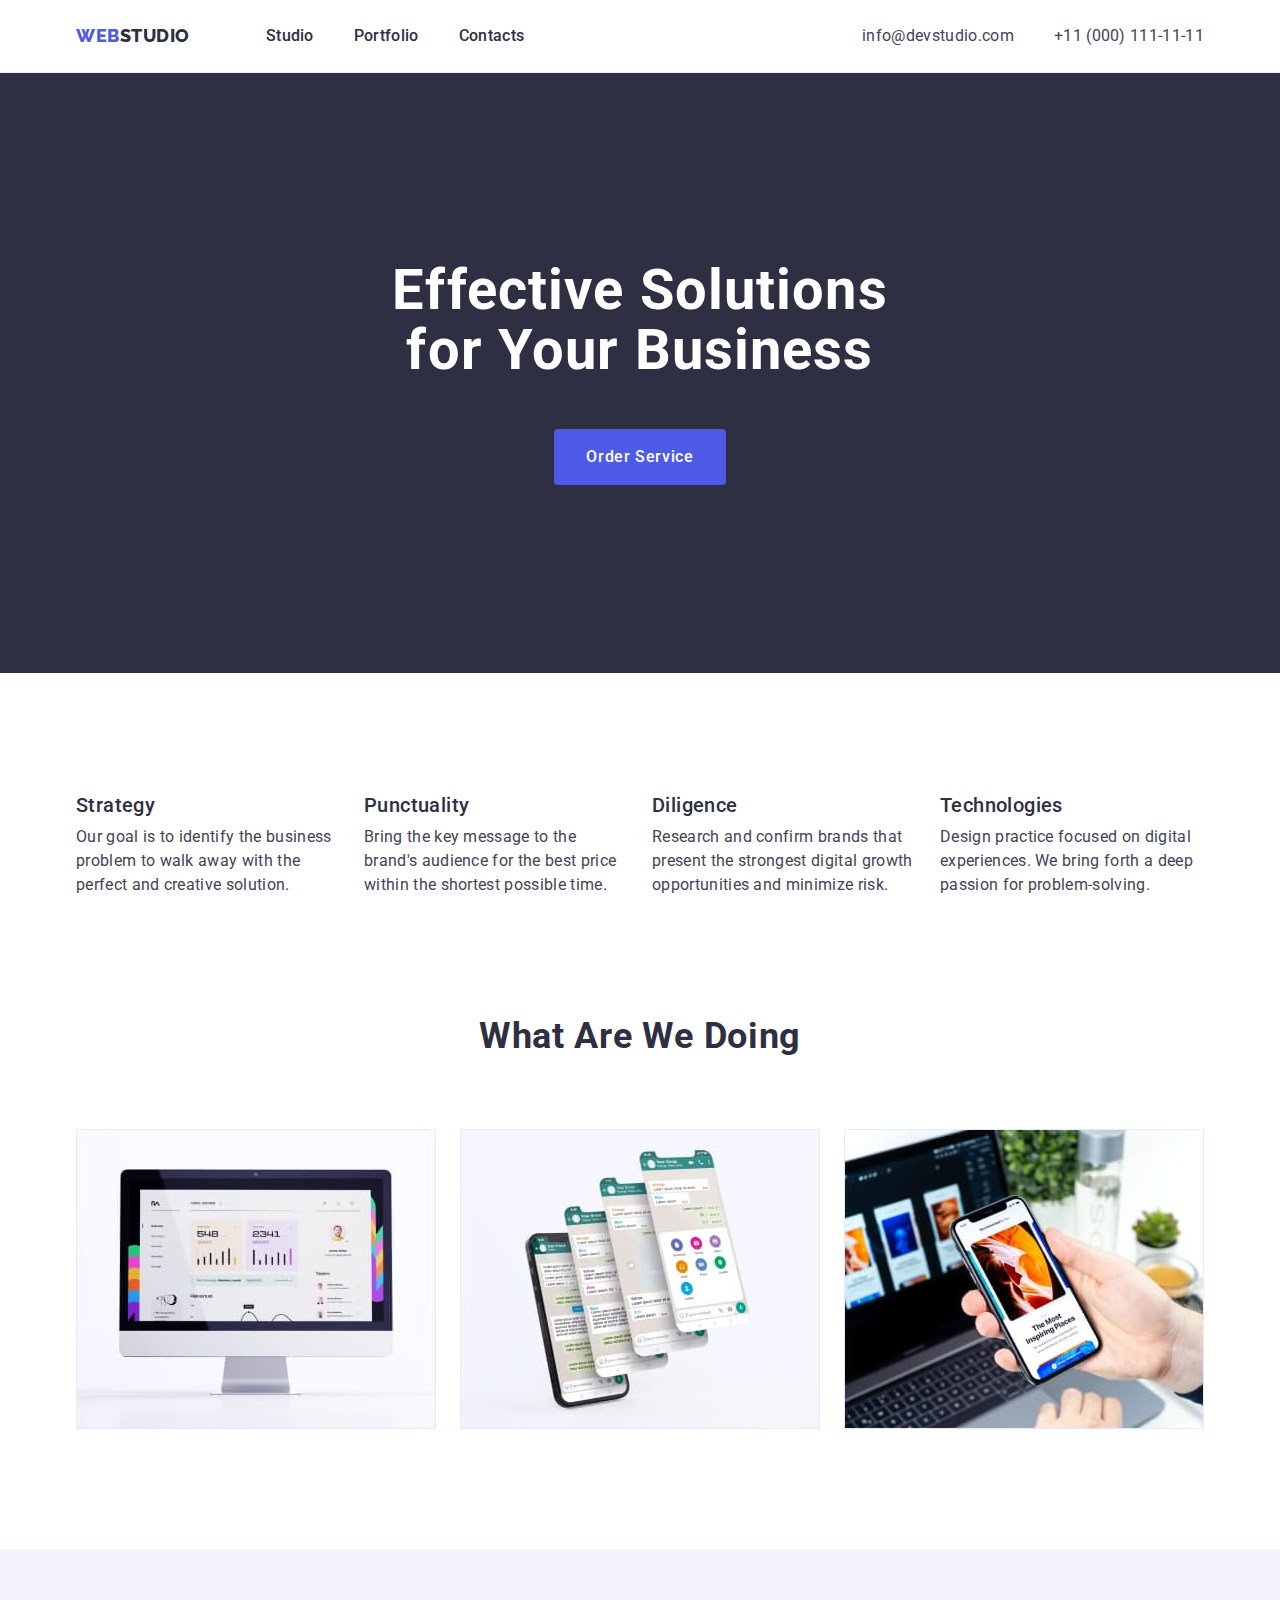
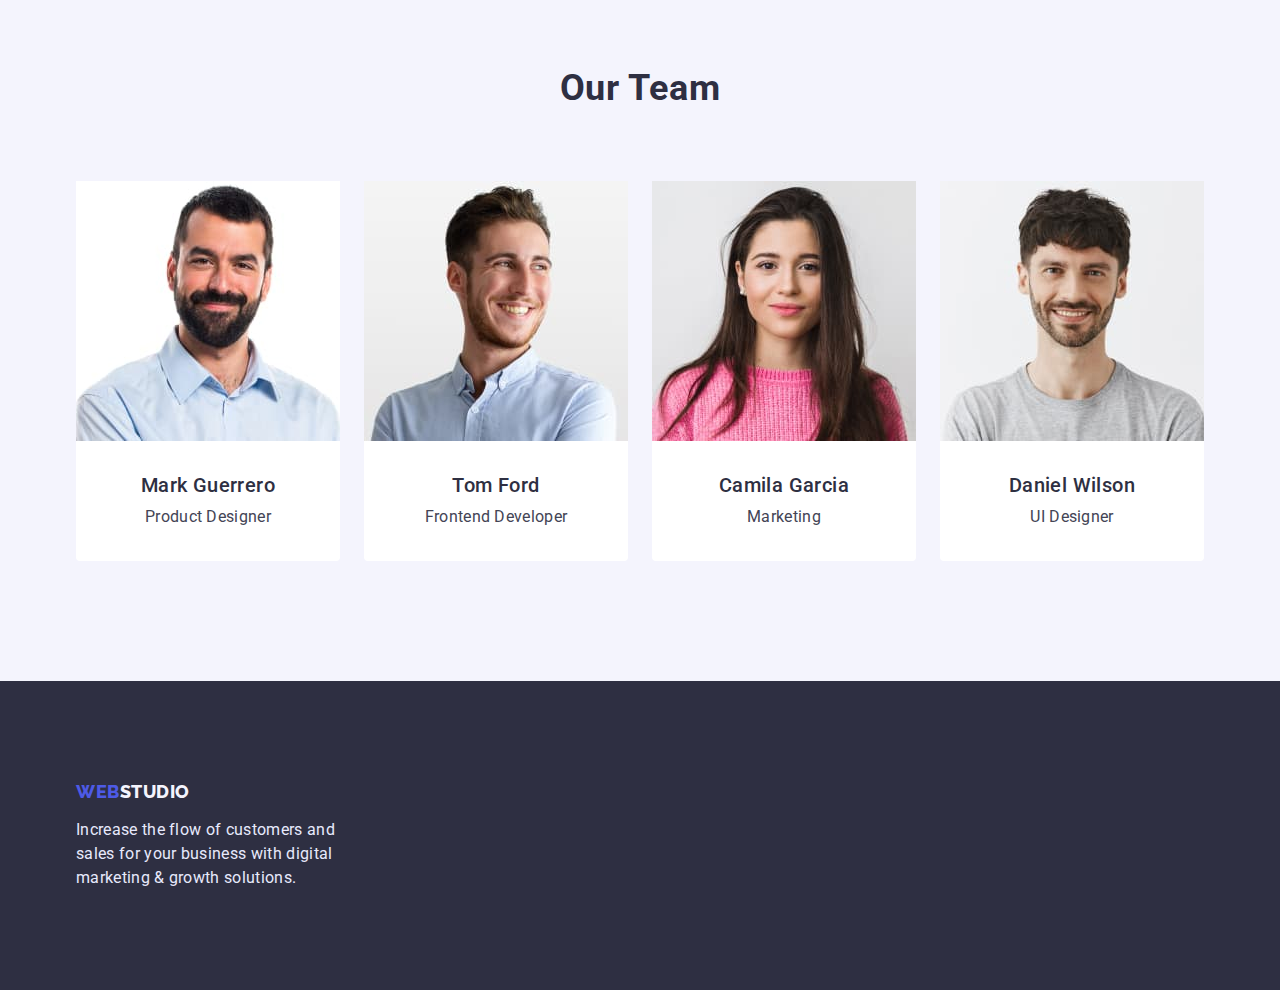
<file: index.html>
<!DOCTYPE html>
<html lang="en">
  <head>
    <meta charset="UTF-8" />
    <meta http-equiv="X-UA-Compatible" content="IE=edge" />
    <meta name="viewport" content="width=device-width, initial-scale=1.0" />
    <title>Webstudio</title>
    <link rel="preconnect" href="https://fonts.googleapis.com" />
    <link rel="preconnect" href="https://fonts.gstatic.com" crossorigin />
    <link
      href="https://fonts.googleapis.com/css2?family=Raleway:wght@800&family=Roboto:wght@400;500;700;900&display=swap"
      rel="stylesheet"
    />
    <link
      rel="stylesheet"
      href="https://cdnjs.cloudflare.com/ajax/libs/modern-normalize/1.1.0/modern-normalize.min.css"
    />
    <link rel="stylesheet" href="./css/styles.css" />
  </head>
  <body>
    <!-- Header -->
    <header class="page-header">
      <div class="container header-container">
        <nav class="page-header-nav">
          <a class="logo link" href="./index.html"
            >Web<span class="logo-part-header">Studio</span></a
          >
          <ul class="site-nav list">
            <li class="site-nav-item">
              <a class="site-nav-link link" href="./index.html">Studio</a>
            </li>
            <li class="site-nav-item">
              <a class="site-nav-link link" href="./portfolio.html"
                >Portfolio</a
              >
            </li>
            <li class="site-nav-item">
              <a class="site-nav-link link" href="">Contacts</a>
            </li>
          </ul>
        </nav>
        <address class="feedback">
          <ul class="contacts list">
            <li class="contacts-item">
              <a
                class="contacts-item-link link"
                href="mailto:info@devstudio.com"
                >info@devstudio.com</a
              >
            </li>
            <li class="contacts-item">
              <a class="contacts-item-link link" href="tel:+110001111111"
                >+11 (000) 111-11-11</a
              >
            </li>
          </ul>
        </address>
      </div>
    </header>
    <main>
      <!-- Hero -->
      <section class="hero">
        <div class="container hero-container">
          <h1 class="hero-title">Effective Solutions for Your Business</h1>
          <button class="hero-btn" type="button">Order Service</button>
        </div>
      </section>
      <!-- Skills -->
      <section class="skills section">
        <div class="container">
          <h2 class="skills-title hidden-title">Our Skills</h2>
          <ul class="skills-list list">
            <li class="skills-list-item">
              <h3 class="skills-list-title block-title">Strategy</h3>
              <p class="skills-list-text main-text">
                Our goal is to identify the business problem to walk away with
                the perfect and creative solution.
              </p>
            </li>
            <li class="skills-list-item">
              <h3 class="skills-list-title block-title">Punctuality</h3>
              <p class="skills-list-text main-text">
                Bring the key message to the brand's audience for the best price
                within the shortest possible time.
              </p>
            </li>
            <li class="skills-list-item">
              <h3 class="skills-list-title block-title">Diligence</h3>
              <p class="skills-list-text main-text">
                Research and confirm brands that present the strongest digital
                growth opportunities and minimize risk.
              </p>
            </li>
            <li class="skills-list-item">
              <h3 class="skills-list-title block-title">Technologies</h3>
              <p class="skills-list-text main-text">
                Design practice focused on digital experiences. We bring forth a
                deep passion for problem-solving.
              </p>
            </li>
          </ul>
        </div>
      </section>
      <!-- Technologies -->
      <section class="technologies section">
        <div class="container">
          <h2 class="section-title techno-title">What are we doing</h2>
          <ul class="products-list list">
            <li class="products-item">
              <img
                src="./images/web-sites.jpg"
                alt="web-site on laptop"
                width="360"
              />
              <h3 class="hidden-title">Websites</h3>
            </li>
            <li class="products-item">
              <img src="./images/apps.jpg" alt="smartphone" width="360" />
              <h3 class="hidden-title">Apps</h3>
            </li>
            <li class="products-item">
              <img
                src="./images/interaction.jpg"
                alt="phone&laptop"
                width="360"
              />
              <h3 class="hidden-title">Design</h3>
            </li>
          </ul>
        </div>
      </section>
      <!-- Team -->
      <section class="team section">
        <div class="container team-container">
          <h2 class="section-title team-title">Our Team</h2>
          <ul class="team-list list">
            <li class="team-list-item">
              <img
                src="./images/team-card1.jpg"
                alt="smiling man"
                width="264"
              />
              <div class="team-item-descr">
                <h3 class="team-item-title block-title">Mark Guerrero</h3>
                <p class="team-item-text main-text">Product Designer</p>
              </div>
            </li>
            <li class="team-list-item">
              <img
                src="./images/team-card2.jpg"
                alt="smiling man"
                width="264"
              />
              <div class="team-item-descr">
                <h3 class="team-item-title block-title">Tom Ford</h3>
                <p class="team-item-text main-text">Frontend Developer</p>
              </div>
            </li>
            <li class="team-list-item">
              <img
                src="./images/team-card3.jpg"
                alt="smiling woman"
                width="264"
              />
              <div class="team-item-descr">
                <h3 class="team-item-title block-title">Camila Garcia</h3>
                <p class="team-item-text main-text">Marketing</p>
              </div>
            </li>
            <li class="team-list-item">
              <img
                src="./images/team-card4.jpg"
                alt="smiling man"
                width="264"
              />
              <div class="team-item-descr">
                <h3 class="team-item-title block-title">Daniel Wilson</h3>
                <p class="team-item-text main-text">UI Designer</p>
              </div>
            </li>
          </ul>
        </div>
      </section>
    </main>
    <!-- Footer -->
    <footer class="vision">
      <div class="container footer-container">
        <a href="./index.html" class="logo link"
          >Web<span class="logo-part-footer">Studio</span></a
        >
        <p class="vision-text main-text">
          Increase the flow of customers and sales for your business with
          digital marketing & growth solutions.
        </p>
      </div>
    </footer>
  </body>
</html>
</file>
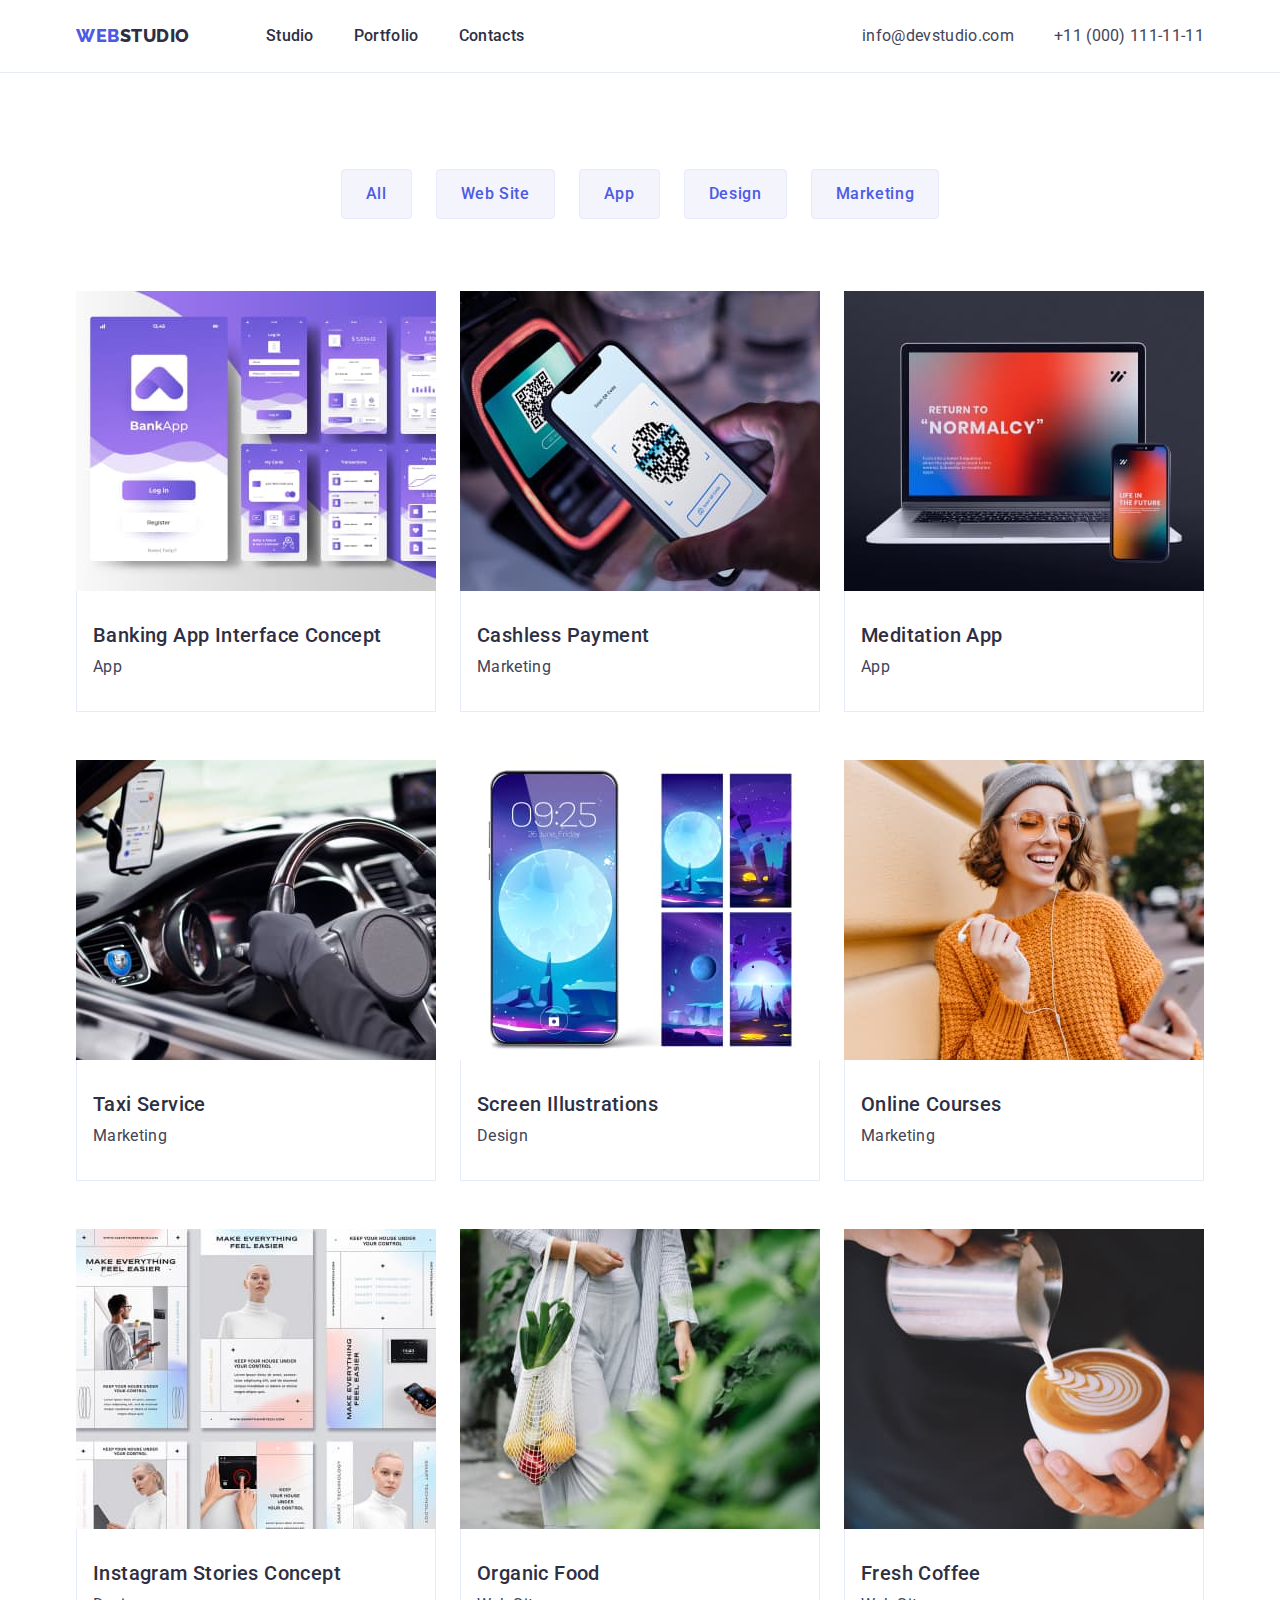
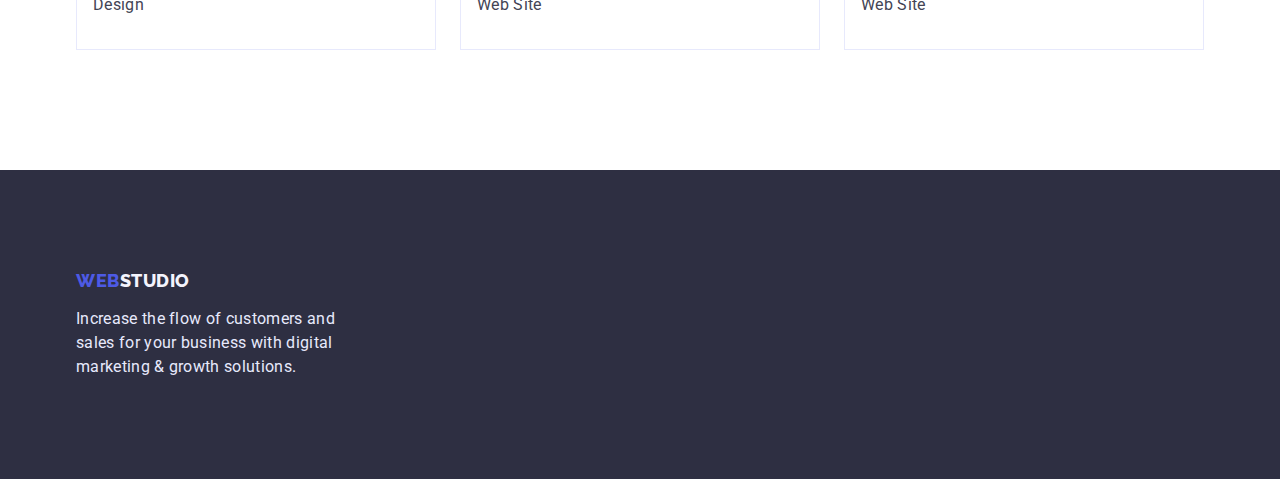
<file: portfolio.html>
<!DOCTYPE html>
<html lang="en">
  <head>
    <meta charset="UTF-8" />
    <meta http-equiv="X-UA-Compatible" content="IE=edge" />
    <meta name="viewport" content="width=device-width, initial-scale=1.0" />
    <title>Portfolio</title>
    <link rel="preconnect" href="https://fonts.googleapis.com" />
    <link rel="preconnect" href="https://fonts.gstatic.com" crossorigin />
    <link
      href="https://fonts.googleapis.com/css2?family=Raleway:wght@800&family=Roboto:wght@400;500;700;900&display=swap"
      rel="stylesheet"
    />
    <link
      rel="stylesheet"
      href="https://cdnjs.cloudflare.com/ajax/libs/modern-normalize/1.1.0/modern-normalize.min.css"
    />
    <link rel="stylesheet" href="./css/styles.css" />
  </head>
  <body>
    <!-- Header -->
    <header class="page-header">
      <div class="container header-container">
        <nav class="page-header-nav">
          <a class="logo link" href="./index.html"
            >Web<span class="logo-part-header">Studio</span></a
          >
          <ul class="site-nav list">
            <li class="site-nav-item">
              <a class="site-nav-link link" href="./index.html">Studio</a>
            </li>
            <li class="site-nav-item">
              <a class="site-nav-link link" href="./portfolio.html"
                >Portfolio</a
              >
            </li>
            <li class="site-nav-item">
              <a class="site-nav-link link" href="">Contacts</a>
            </li>
          </ul>
        </nav>
        <address class="feedback">
          <ul class="contacts list">
            <li class="contacts-item">
              <a
                class="contacts-item-link link"
                href="mailto:info@devstudio.com"
                >info@devstudio.com</a
              >
            </li>
            <li class="contacts-item">
              <a class="contacts-item-link link" href="tel:+110001111111"
                >+11 (000) 111-11-11</a
              >
            </li>
          </ul>
        </address>
      </div>
    </header>
    <main>
      <!-- Main -->
      <section class="examples">
        <div class="container">
          <h1 class="examples-title hidden-title">Portfolio</h1>
          <!-- Filter -->
          <ul class="filter-list list">
            <li><button class="filter-nav" type="button">All</button></li>
            <li>
              <button class="filter-nav" type="button">Web Site</button>
            </li>
            <li><button class="filter-nav" type="button">App</button></li>
            <li><button class="filter-nav" type="button">Design</button></li>
            <li>
              <button class="filter-nav" type="button">Marketing</button>
            </li>
          </ul>
          <!-- Portfolio -->
          <ul class="portfolio-list list">
            <li class="portfolio-item">
              <a class="link" href=""
                ><img
                  class="portfolio-card"
                  src="./images/portfolio/BankingApp.jpg"
                  alt="bank app's phone screens"
                  width="360"
                />
                <div class="portfolio-item-descr">
                  <h2 class="portfolio-item-title block-title">
                    Banking App Interface Concept
                  </h2>
                  <p class="portfolio-item-text main-text">App</p>
                </div>
              </a>
            </li>
            <li class="portfolio-item">
              <a class="link" href=""
                ><img
                  class="portfolio-card"
                  src="./images/portfolio/CashlessPayment.jpg"
                  alt="smartphone in the hand"
                  width="360"
                />
                <div class="portfolio-item-descr">
                  <h2 class="portfolio-item-title block-title">
                    Cashless Payment
                  </h2>
                  <p class="portfolio-item-text main-text">Marketing</p>
                </div></a
              >
            </li>
            <li class="portfolio-item">
              <a class="link" href="">
                <img
                  class="portfolio-card"
                  src="./images/portfolio/MeditaionApp.jpg"
                  alt="laptop and smartphone"
                  width="360"
                />
                <div class="portfolio-item-descr">
                  <h2 class="portfolio-item-title block-title">
                    Meditation App
                  </h2>
                  <p class="portfolio-item-text main-text">App</p>
                </div></a
              >
            </li>
            <li class="portfolio-item">
              <a class="link" href="">
                <img
                  class="portfolio-card"
                  src="./images/portfolio/TaxiService.jpg"
                  alt="taxi driver in a car"
                  width="360"
                />
                <div class="portfolio-item-descr">
                  <h2 class="portfolio-item-title block-title">Taxi Service</h2>
                  <p class="portfolio-item-text main-text">Marketing</p>
                </div></a
              >
            </li>
            <li class="portfolio-item">
              <a class="link" href=""
                ><img
                  class="portfolio-card"
                  src="./images/portfolio/ScreenIllustrations.jpg"
                  alt="smartphone's screen examples"
                  width="360"
                />
                <div class="portfolio-item-descr">
                  <h2 class="portfolio-item-title block-title">
                    Screen Illustrations
                  </h2>
                  <p class="portfolio-item-text main-text">Design</p>
                </div></a
              >
            </li>
            <li class="portfolio-item">
              <a class="link" href=""
                ><img
                  class="portfolio-card"
                  src="./images/portfolio/OnlineCourses.jpg"
                  alt="smiling women with smartphone"
                  width="360"
                />
                <div class="portfolio-item-descr">
                  <h2 class="portfolio-item-title block-title">
                    Online Courses
                  </h2>
                  <p class="portfolio-item-text main-text">Marketing</p>
                </div></a
              >
            </li>
            <li class="portfolio-item">
              <a class="link" href=""
                ><img
                  class="portfolio-card"
                  src="./images/portfolio/InstagramStories.jpg"
                  alt="smart home app examples"
                  width="360"
                />
                <div class="portfolio-item-descr">
                  <h2 class="portfolio-item-title block-title">
                    Instagram Stories Concept
                  </h2>
                  <p class="portfolio-item-text main-text">Design</p>
                </div></a
              >
            </li>
            <li class="portfolio-item">
              <a class="link" href=""
                ><img
                  class="portfolio-card"
                  src="./images/portfolio/OrganicFood.jpg"
                  alt="bag with food on the arm"
                  width="360"
                />
                <div class="portfolio-item-descr">
                  <h2 class="portfolio-item-title block-title">Organic Food</h2>
                  <p class="portfolio-item-text main-text">Web Site</p>
                </div></a
              >
            </li>
            <li class="portfolio-item">
              <a class="link" href=""
                ><img
                  class="portfolio-card"
                  src="./images/portfolio/FreshCoffee.jpg"
                  alt="capuchino making"
                  width="360"
                />
                <div class="portfolio-item-descr">
                  <h2 class="portfolio-item-title block-title">Fresh Coffee</h2>
                  <p class="portfolio-item-text main-text">Web Site</p>
                </div></a
              >
            </li>
          </ul>
        </div>
      </section>
    </main>
    <!-- Footer -->
    <footer class="vision">
      <div class="container footer-container">
        <a href="./index.html" class="logo link"
          >Web<span class="logo-part-footer">Studio</span></a
        >
        <p class="vision-text main-text">
          Increase the flow of customers and sales for your business with
          digital marketing & growth solutions.
        </p>
      </div>
    </footer>
  </body>
</html>
</file>
<file: css/styles.css>
:root {
  --primary-text-color: #434455;
  --headers-text-color: #2e2f42;
  --footer-main-text-color: #e7e9fc;
  --active-color: #4d5ae5;
  --btn-active-color: #404bbf;
  --primary-white-color: #ffffff;
  --btns-color: #f4f4fd;
}

body {
  color: var(--primary-text-color);
  font-family: "Roboto", sans-serif;
  background-color: var(--primary-white-color);
}

/* Reset */
p,
h1,
h2,
h3,
h4,
h5,
h6,
ul {
  margin: 0;
  padding: 0;
}

img {
  display: block;
  max-width: 100%;
  height: auto;
}

button {
  font-family: inherit;
}

.link {
  text-decoration: none;
}

.list {
  padding: 0;
  margin: 0;
  list-style: none;
}

.container {
  margin: 0 auto;
  padding: 0 15px;
  max-width: 1158px;
  /* outline: 2px solid tomato; */
}

.section {
  padding: 120px 0;
}

.hidden-title {
  position: absolute;
  width: 1px;
  height: 1px;
  margin: -1px;
  border: 0;
  padding: 0;
  white-space: nowrap;
  clip-path: inset(100%);
  clip: rect(0 0 0 0);
  overflow: hidden;
}

/* Header */

.page-header {
  border-bottom: 1px solid var(--footer-main-text-color);
}

.header-container {
  display: flex;
  /* або можливо через margin-right: auto  */
  justify-content: space-between;
  align-items: center;
}

.page-header-nav {
  display: flex;
  align-items: center;
  /* margin-right: auto; */
}

.site-nav {
  display: flex;
  gap: 40px;
  margin-left: 76px;
}

.contacts {
  display: flex;
  gap: 40px;
}

.logo {
  font-family: "Raleway", sans-serif;
  font-weight: 800;
  font-size: 18px;
  line-height: 1.17;
  letter-spacing: 0.03em;
  text-transform: uppercase;
  color: var(--active-color);
}
.logo-part-header {
  color: var(--headers-text-color);
}

.site-nav-link {
  display: block;
  padding-top: 24px;
  padding-bottom: 24px;

  font-weight: 500;
  font-size: 16px;
  line-height: 1.5;
  letter-spacing: 0.02em;
  color: var(--headers-text-color);
}
.site-nav-link:hover,
.site-nav-link:focus {
  color: var(--btn-active-color);
}

.feedback {
  display: flex;
  font-style: normal;
  /* align-items: center; */
}

.contacts-item-link {
  padding-top: 24px;
  padding-bottom: 24px;
  font-weight: 400;
  font-size: 16px;
  line-height: 1.5;
  letter-spacing: 0.02em;
  color: var(--primary-text-color);
}

.contacts-item-link:hover,
.contacts-item-link:focus {
  color: var(--btn-active-color);
}

/* Main */
/* Hero */

.hero {
  padding: 188px 0;
  text-align: center;
  background-color: var(--headers-text-color);
}
.hero-title {
  max-width: 496px;
  margin: 0 auto;
  font-weight: 700;
  font-size: 56px;
  line-height: 1.07;
  letter-spacing: 0.02em;
  color: var(--primary-white-color);
}
.hero-btn {
  border: none;
  padding: 16px 32px;
  border-radius: 4px;
  display: inline-block;
  margin: 48px auto 0;
  min-width: 169px;
  font-weight: 500;
  font-size: 16px;
  line-height: 1.5;
  /* align-items: center; */
  letter-spacing: 0.04em;
  color: var(--primary-white-color);
  cursor: pointer;
  background-color: var(--active-color);
}
.hero-btn:hover,
.hero-btn:focus {
  background-color: var(--btn-active-color);
}

/* Skills */

.skills {
  padding-bottom: 0;
}

.skills-list {
  display: flex;
  gap: 24px;
}

.skills-list-item {
  flex-basis: calc((100% - 72px) / 4);
}

.skills-list-text {
  margin-top: 8px;
}

.section-title {
  font-weight: 700;
  font-size: 36px;
  line-height: 1.11;
  text-align: center;
  letter-spacing: 0.02em;
  text-transform: capitalize;
  color: var(--headers-text-color);
}

/* Technologies */

.products-item {
  flex-basis: calc((100% - 48px) / 3);
}

.products-list {
  display: flex;
  gap: 24px;
  margin-top: 72px;
}

.block-title {
  font-weight: 500;
  font-size: 20px;
  line-height: 1.2;
  letter-spacing: 0.02em;
  color: var(--headers-text-color);
}

.main-text {
  font-weight: 400;
  font-size: 16px;
  line-height: 1.5;
  letter-spacing: 0.02em;
}

/* Team */

.team-item-descr {
  padding: 32px 16px;
  text-align: center;
}

.team-list {
  display: flex;
  gap: 24px;
  margin-top: 72px;
}

.team-item-title {
  text-align: center;
}

.team-item-text {
  text-align: center;
  margin-top: 8px;
}

.team {
  background-color: var(--btns-color);
}
.team-list-item {
  flex-basis: calc((100% - 72px) / 4);
  background-color: var(--primary-white-color);
  border-radius: 0px 0px 4px 4px;
}
/* Footer */

.vision {
  background-color: var(--headers-text-color);
  padding: 100px 0;
}
.vision-text {
  max-width: 264px;
  color: var(--footer-main-text-color);
  margin-top: 16px;
}

.logo-part-footer {
  color: var(--btns-color);
}

/* Portfolio */

/* Filter */

.examples {
  padding: 96px 0 120px;
}

.filter-list {
  display: flex;
  justify-content: center;
  gap: 24px;
  /* margin-bottom: 72px; */
}

.filter-nav {
  padding: 12px 24px;
  border: 1px solid var(--footer-main-text-color);
  border-radius: 4px;
  font-family: inherit;
  background-color: var(--btns-color);
  font-weight: 500;
  font-size: 16px;
  line-height: 1.5;
  display: flex;
  align-items: center;
  text-align: center;
  letter-spacing: 0.04em;
  color: var(--active-color);
  cursor: pointer;
}

.filter-nav:hover,
.filter-nav:focus {
  background-color: var(--btn-active-color);
  color: var(--primary-white-color);
  border: 1px solid var(--btn-active-color);
}

/* Porfolio items */
.portfolio.item {
  flex-basis: calc((100% - 48px) / 3);
}

.portfolio-item-descr {
  padding: 32px 16px;
  border: 1px solid var(--footer-main-text-color);
  border-top: 0;
}
.portfolio-list {
  display: flex;
  flex-wrap: wrap;
  row-gap: 48px;
  column-gap: 24px;
  margin-top: 72px;
}

.portfolio-item-text {
  margin-top: 8px;
  color: var(--primary-text-color);
  background-color: var(--primary-white-color);
}
</file>
